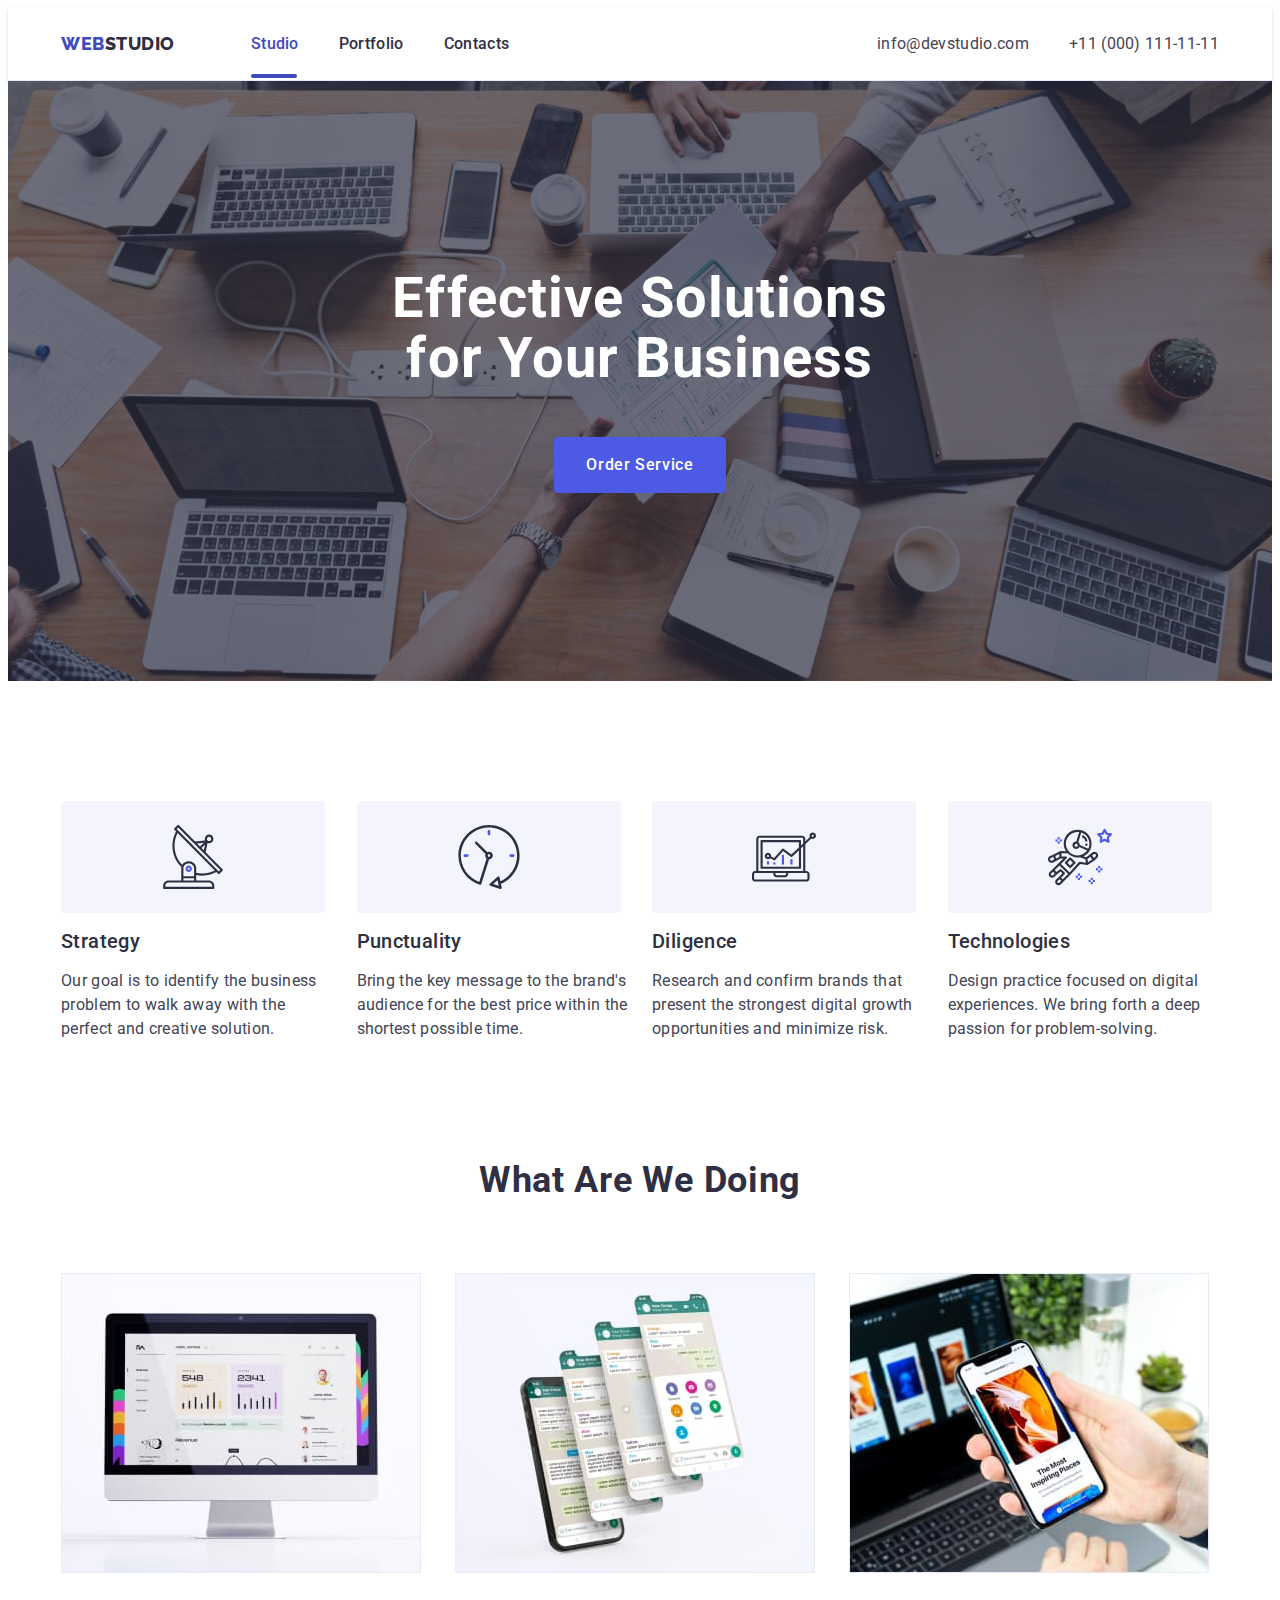
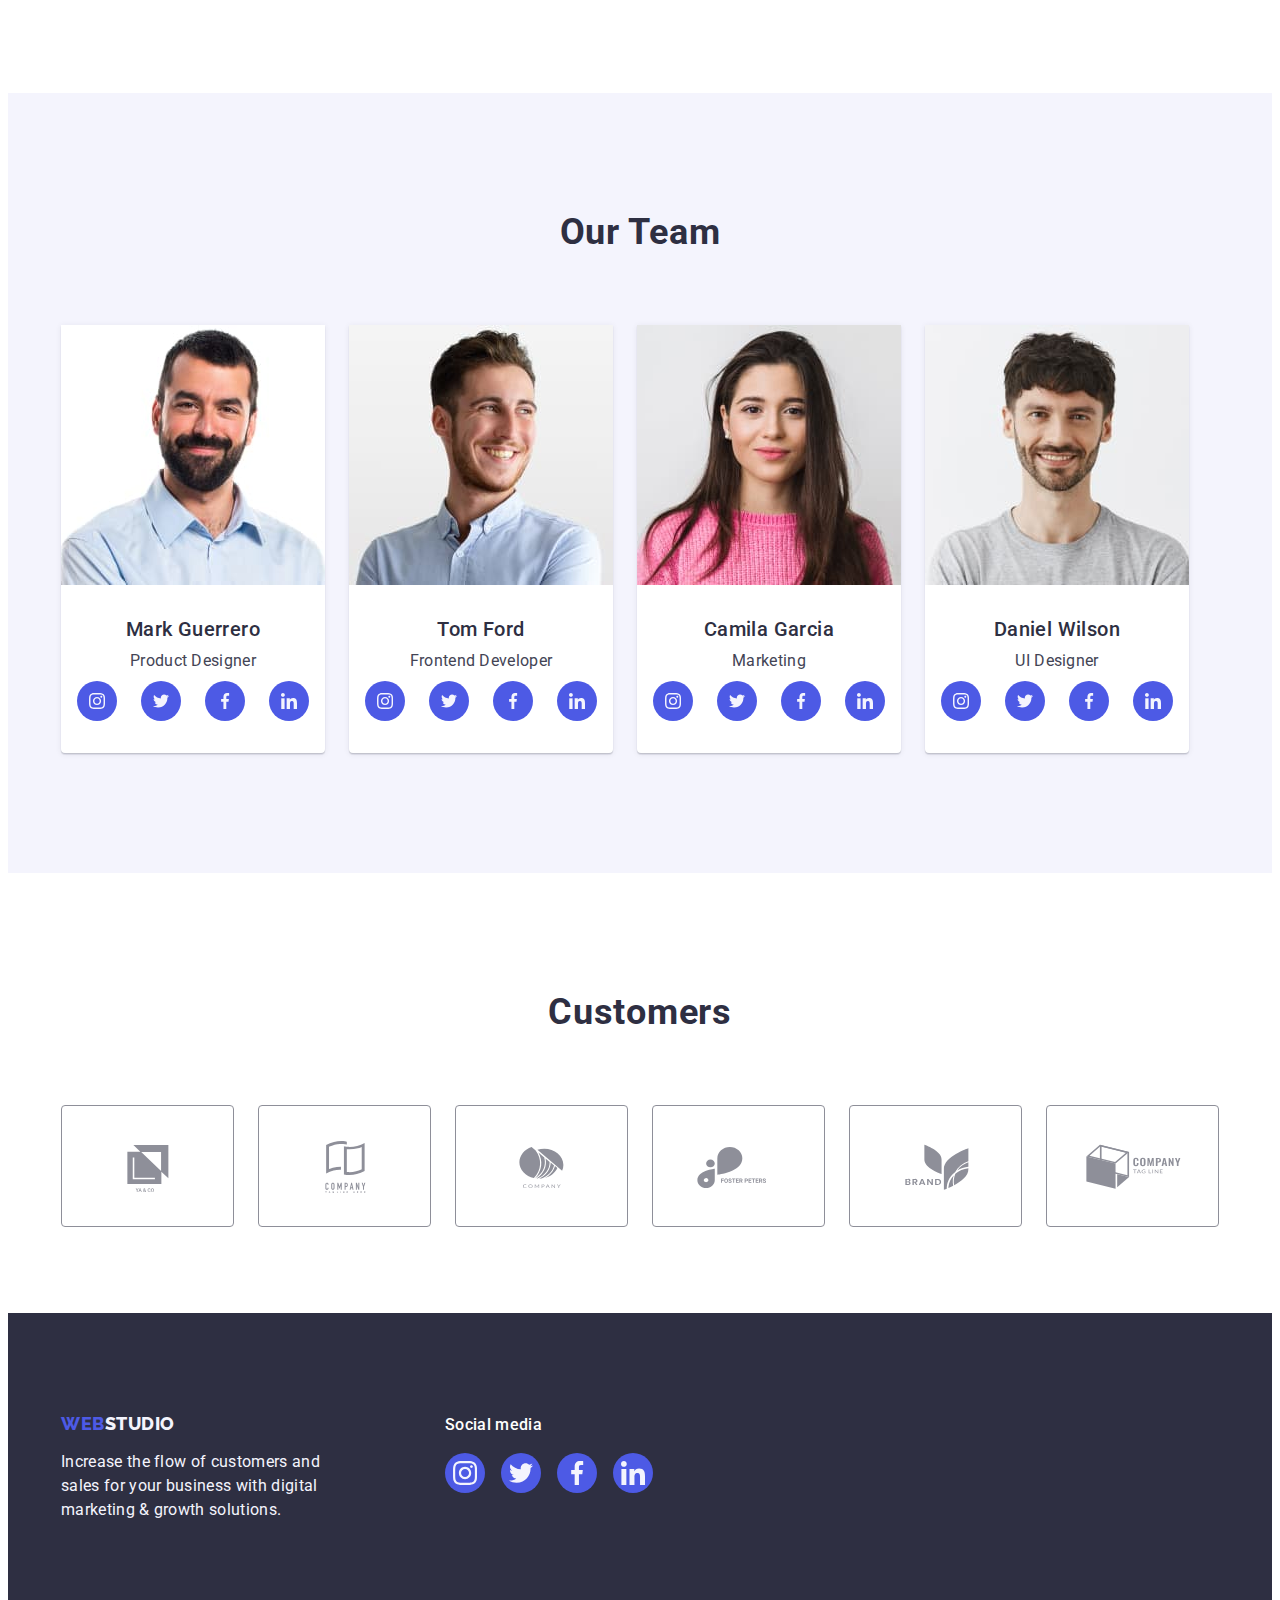
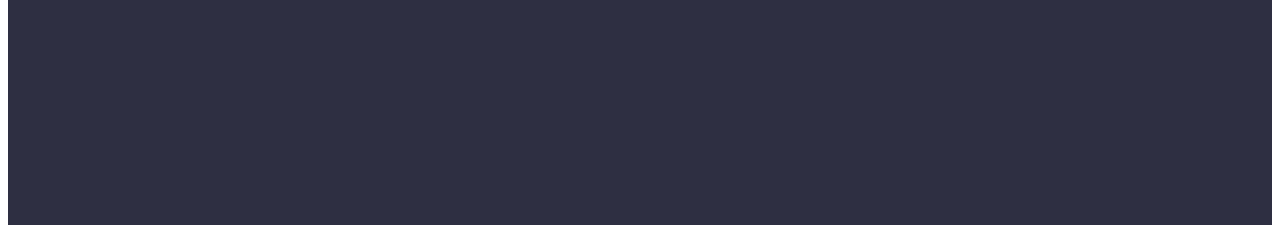
<file: index.html>
<!DOCTYPE html>
<html lang="en">
<head>
   <meta charset="UTF-8">
   <meta name="viewport" content="width=device-width, initial-scale=1.0">
   <link rel="preconnect" href="https://fonts.googleapis.com">
   <link rel="preconnect" href="https://fonts.gstatic.com" crossorigin>
   <link href="https://fonts.googleapis.com/css2?family=Raleway:wght@800&family=Roboto:wght@400;500;700;900&display=swap" rel="stylesheet">
   <link rel="stylesheet" href="https://cdnjs.cloudflare.com/ajax/libs/modern-normalize/2.0.0/modern-normalize.min.css" integrity="sha512-4xo8blKMVCiXpTaLzQSLSw3KFOVPWhm/TRtuPVc4WG6kUgjH6J03IBuG7JZPkcWMxJ5huwaBpOpnwYElP/m6wg==" crossorigin="anonymous" referrerpolicy="no-referrer" />
   <link rel="stylesheet" href="./css/styles.css">
   <title>WebStudio</title>
</head>
<body>
   <header class="header">
         <div class="container">
            <nav class="header__nav">
               <a class="link" href="./index.html">Web<span>Studio</span></a>
               <ul class="list">
                  <li class="list__block link">
                     <a class="rows link current-index" href="./index.html">Studio</a>
                  </li>
                  <li class="list__block link">
                     <a class="rows link" href="./portfolio.html">Portfolio</a>
                  </li>
                  <li class="list__block link">
                     <a class="rows link" href="">Contacts</a>
                  </li>
               </ul>
            </nav>
            <address class="header__contacts">
               <ul class="list">
                  <li class="list padding">
                     <a class="list link" href="mailto:info@devstudio.com">info@devstudio.com</a>
                  </li>
                  <li class="list padding">
                     <a class="list link" href="tel:+110001111111">+11 (000) 111-11-11</a>
                  </li>
               </ul>
            </address>
         </div>
   </header>
   <main>
      <section class="section main">
            <div class="container">
               <h1 class="main__title">Effective Solutions
                  for Your Business</h1>
               <button type="button" class="main__button" data-modal-open>Order Service</button>
            </div>
      </section>

      <section class="section list">
         <div class="container">
            <h2 class="visually-hidden">a</h2>
            <ul class="list">
               <li class="list item">
                  <div class="list-logo">
                     <svg width="64" height="64" class="icon icon-antenna"><use href="./images/icons.svg#icon-antenna"></use></svg>
                  </div>
                  <h3 class="list__title">Strategy</h3>
                  <p class="list__descr">Our goal is to identify the business
                     problem to walk away with the perfect and creative solution. </p>
               </li>
               <li class="list item">
                  <div class="list-logo">
                     <svg width="64" height="64" class="icon icon-clock"><use href="./images/icons.svg#icon-clock"></use></svg>
                  </div>
                  <h3 class="list__title">Punctuality</h3>
                  <p class="list__descr">Bring the key message to the brand's audience for the best price within the shortest possible time.</p>
               </li>
               <li class="list item">
                  <div class="list-logo">
                     <svg width="64" height="64" class="icon icon-diagram"><use href="./images/icons.svg#icon-diagram"></use></svg>
                  </div>
                  <h3 class="list__title">Diligence</h3>
                  <p class="list__descr">Research and confirm brands that present the strongest digital growth opportunities and minimize risk.</p>
               </li>
               <li class="list item">
                  <div class="list-logo">
                     <svg width="64" height="64" class="icon icon-astronaut"><use href="./images/icons.svg#icon-astronaut"></use></svg>
                  </div>
                  <h3 class="list__title">Technologies</h3>
                  <p class="list__descr">Design practice focused on digital experiences. We bring forth a deep passion for problem-solving.</p>
               </li>
            </ul>
         </div>
      </section>

      <section class="section what">
            <div class="container">
                  <h2 class="what__title">What are we doing</h2>
                  <ul class="list">
                  <li class="list what">
                     <img width="360" src="./images/what/img_1.jpg" alt="PC" class="what__picture">
                  </li>
                  <li class="list what">
                     <img width="360" src="./images/what/img_2.jpg" alt="Mobile" class="what__picture">
                  </li>
                  <li class="list what">
                     <img width="360" src="./images/what/img_3.jpg" alt="Mobile in hand" class="what__picture">
                  </li>
               </ul>
            </div>
      </section>

      <section class="section team">
            <div class="container">
               <h2 class="team__title">Our Team</h2>
               <ul class="list">
                  <li class="team__item">
                     <img width="264" src="./images/team/mark.jpg" alt="Mark">
                     <div class="team__subitem">
                        <h3 class="list__title">Mark Guerrero</h3>
                        <p class="list__descr team-descr">Product Designer</p>
                        <ul class="team-icons">
                           <li class="team-icons svg">
                              <a href="" class="team-icons svg-link team">
                                 <svg width="16" height="16" class="icon icon"><use href="./images/icons.svg#icon-instagram"></use></svg>
                              </a>
                              
                           </li>
                           <li class="team-icons svg">
                              <a href="" class="team-icons svg-link team">
                                 <svg width="16" height="16" class="icon icon"><use href="./images/icons.svg#icon-twitter"></use></svg>
                              </a>
                           </li>
                           <li class="team-icons svg">
                              <a href="" class="team-icons svg-link team">
                                 <svg width="16" height="16" class="icon icon"><use href="./images/icons.svg#icon-facebook"></use></svg>
                              </a>
                              
                           </li>
                           <li class="team-icons svg">
                              <a href="" class="team-icons svg-link team">
                                 <svg width="16" height="16" class="icon icon"><use href="./images/icons.svg#icon-linkedin"></use></svg>
                              </a>
                              
                           </li>
                        </ul>
                     </div> 
                  </li>
                  <li class="team__item">
                     <img width="264" src="./images/team/tom.jpg" alt="Tom">
                     <div class="team__subitem">
                        <h3 class="list__title">Tom Ford</h3>
                        <p class="list__descr team-descr">Frontend Developer</p>
                        <ul class="team-icons">
                           <li class="team-icons svg">
                              <a href="" class="team-icons svg-link team">
                                 <svg width="16" height="16" class="icon icon"><use href="./images/icons.svg#icon-instagram"></use></svg>
                              </a>
                              
                           </li>
                           <li class="team-icons svg">
                              <a href="" class="team-icons svg-link team">
                                 <svg width="16" height="16" class="icon icon"><use href="./images/icons.svg#icon-twitter"></use></svg>
                              </a>
                              
                           </li>
                           <li class="team-icons svg">
                              <a href="" class="team-icons svg-link team">
                                 <svg width="16" height="16" class="icon icon"><use href="./images/icons.svg#icon-facebook"></use></svg>
                              </a>
                              
                           </li>
                           <li class="team-icons svg">
                              <a href="" class="team-icons svg-link team">
                                 <svg width="16" height="16" class="icon icon"><use href="./images/icons.svg#icon-linkedin"></use></svg>
                              </a>
                              
                           </li>
                        </ul> 
                     </div>
                  </li>
                  <li class="team__item">
                     <img width="264" src="./images/team/camila.jpg" alt="Camila">
                     <div class="team__subitem">
                        <h3 class="list__title">Camila Garcia</h3>
                        <p class="list__descr team-descr">Marketing</p>
                        <ul class="team-icons">
                           <li class="team-icons svg">
                              <a href="" class="team-icons svg-link team">
                                 <svg width="16" height="16" class="icon icon"><use href="./images/icons.svg#icon-instagram"></use></svg>
                              </a>
                              
                           </li>
                           <li class="team-icons svg">
                              <a href="" class="team-icons svg-link team">
                                 <svg width="16" height="16" class="icon icon"><use href="./images/icons.svg#icon-twitter"></use></svg>
                              </a>
                              
                           </li>
                           <li class="team-icons svg">
                              <a href="" class="team-icons svg-link team">
                                 <svg width="16" height="16" class="icon icon"><use href="./images/icons.svg#icon-facebook"></use></svg>
                              </a>
                              
                           </li>
                           <li class="team-icons svg">
                              <a href="" class="team-icons svg-link team">
                                 <svg width="16" height="16" class="icon icon"><use href="./images/icons.svg#icon-linkedin"></use></svg>
                              </a>
                              
                           </li>
                        </ul> 
                     </div>
                  </li>
                  <li class="team__item">
                     <img width="264" src="./images/team/daniel.jpg" alt="Daniel">
                     <div class="team__subitem">
                        <h3 class="list__title">Daniel Wilson</h3>
                        <p class="list__descr team-descr">UI Designer</p>
                        <ul class="team-icons">
                           <li class="team-icons svg">
                              <a href="" class="team-icons svg-link team">
                                 <svg width="16" height="16" class="icon icon"><use href="./images/icons.svg#icon-instagram"></use></svg>
                              </a>
                              
                           </li>
                           <li class="team-icons svg">
                              <a href="" class="team-icons svg-link team">
                                 <svg width="16" height="16" class="icon icon"><use href="./images/icons.svg#icon-twitter"></use></svg>
                              </a>
                              
                           </li>
                           <li class="team-icons svg">
                              <a href="" class="team-icons svg-link team">
                                 <svg width="16" height="16" class="icon icon"><use href="./images/icons.svg#icon-facebook"></use></svg>
                              </a>
                              
                           </li>
                           <li class="team-icons svg">
                              <a href="" class="team-icons svg-link team">
                                 <svg width="16" height="16" class="icon icon"><use href="./images/icons.svg#icon-linkedin"></use></svg>
                              </a>
                              
                           </li>
                        </ul>
                     </div> 
                  </li>
               </ul>
            </div>
      </section>

      <section class="section customers">
         <div class="container">
            <h2 class="customers-title">Customers</h2>
            <ul class="customers-list">
               <li class="customers-item">
                  <a href="" class="customers-item site">
                     <svg width="104" height="56" class="customers-icon">
                        <use href="./images/icons.svg#icon-customers-0"></use>
                     </svg>
                  </a>
               </li>
               <li class="customers-item">
                  <a href="" class="customers-item site">
                     <svg width="104" height="56" class="customers-icon">
                        <use href="./images/icons.svg#icon-customers-1"></use>
                     </svg>
                  </a>
               </li>
               <li class="customers-item">
                  <a href="" class="customers-item site">
                     <svg width="104" height="56" class="customers-icon">
                        <use href="./images/icons.svg#icon-customers-2"></use></svg>
                  </a>
               </li>
               <li class="customers-item">
                  <a href="" class="customers-item site">
                     <svg width="104" height="56" class="customers-icon">
                        <use href="./images/icons.svg#icon-customers-3"></use></svg>
                  </a>
               </li>
               <li class="customers-item">
                  <a href="" class="customers-item site">
                     <svg width="104" height="56" class="customers-icon">
                        <use href="./images/icons.svg#icon-customers-4"></use></svg>
                  </a>
               </li>
               <li class="customers-item">
                  <a href="" class="customers-item site">
                     <svg width="104" height="56" class="customers-icon">
                        <use href="./images/icons.svg#icon-customers-5"></use></svg>
                  </a>
               </li>
            </ul>
         </div>
      </section>
   </main>

   <footer class="footer">
         <div class="container footer-box">
                  <div class="footer-title">
                     <a class="footer__link link" href="./index.html">Web<span class="link__span">Studio</span></a>
                     <p class="footer__descr">Increase the flow of customers and sales for your business with digital marketing & growth solutions.</p>
                  </div>
                  <div class="social-links-box">
                        <p class="links-title">Social media</p>
                     <ul class="list-box">
                        <li class="team-icons svg">
                           <a href="" class="team-icons svg-link">
                              <svg width="24" height="24" class="icon icon-footer"><use href="./images/icons.svg#icon-instagram"></use></svg>
                           </a>
                        </li>
                        <li class="team-icons svg">
                           <a href="" class="team-icons svg-link">
                              <svg width="24" height="24" class="icon icon-footer"><use href="./images/icons.svg#icon-twitter"></use></svg>
                           </a>
                        </li>
                        <li class="team-icons svg">
                           <a href="" class="team-icons svg-link">
                              <svg width="24" height="24" class="icon icon-footer"><use href="./images/icons.svg#icon-facebook"></use></svg>
                           </a>
                        </li>
                        <li class="team-icons svg">
                           <a href="" class="team-icons svg-link">
                              <svg width="24" height="24" class="icon icon-footer"><use href="./images/icons.svg#icon-linkedin"></use></svg>
                           </a>
                        </li>
                        </ul>
                  </div>
         </div>
   </footer>
   <div class="modal is-hidden" data-modal>
      <div class="modal-open">
         <button type="button" class="close-modal" data-modal-close>
            <svg width="8" height="8" class="icon-close-modal">
                  <use href="./images/icons.svg#icon-icon-close"></use>
            </svg>
         </button>
      </div>
   </div>
   <script src="./js/modal.js"></script>
</body>
</html>
</file>
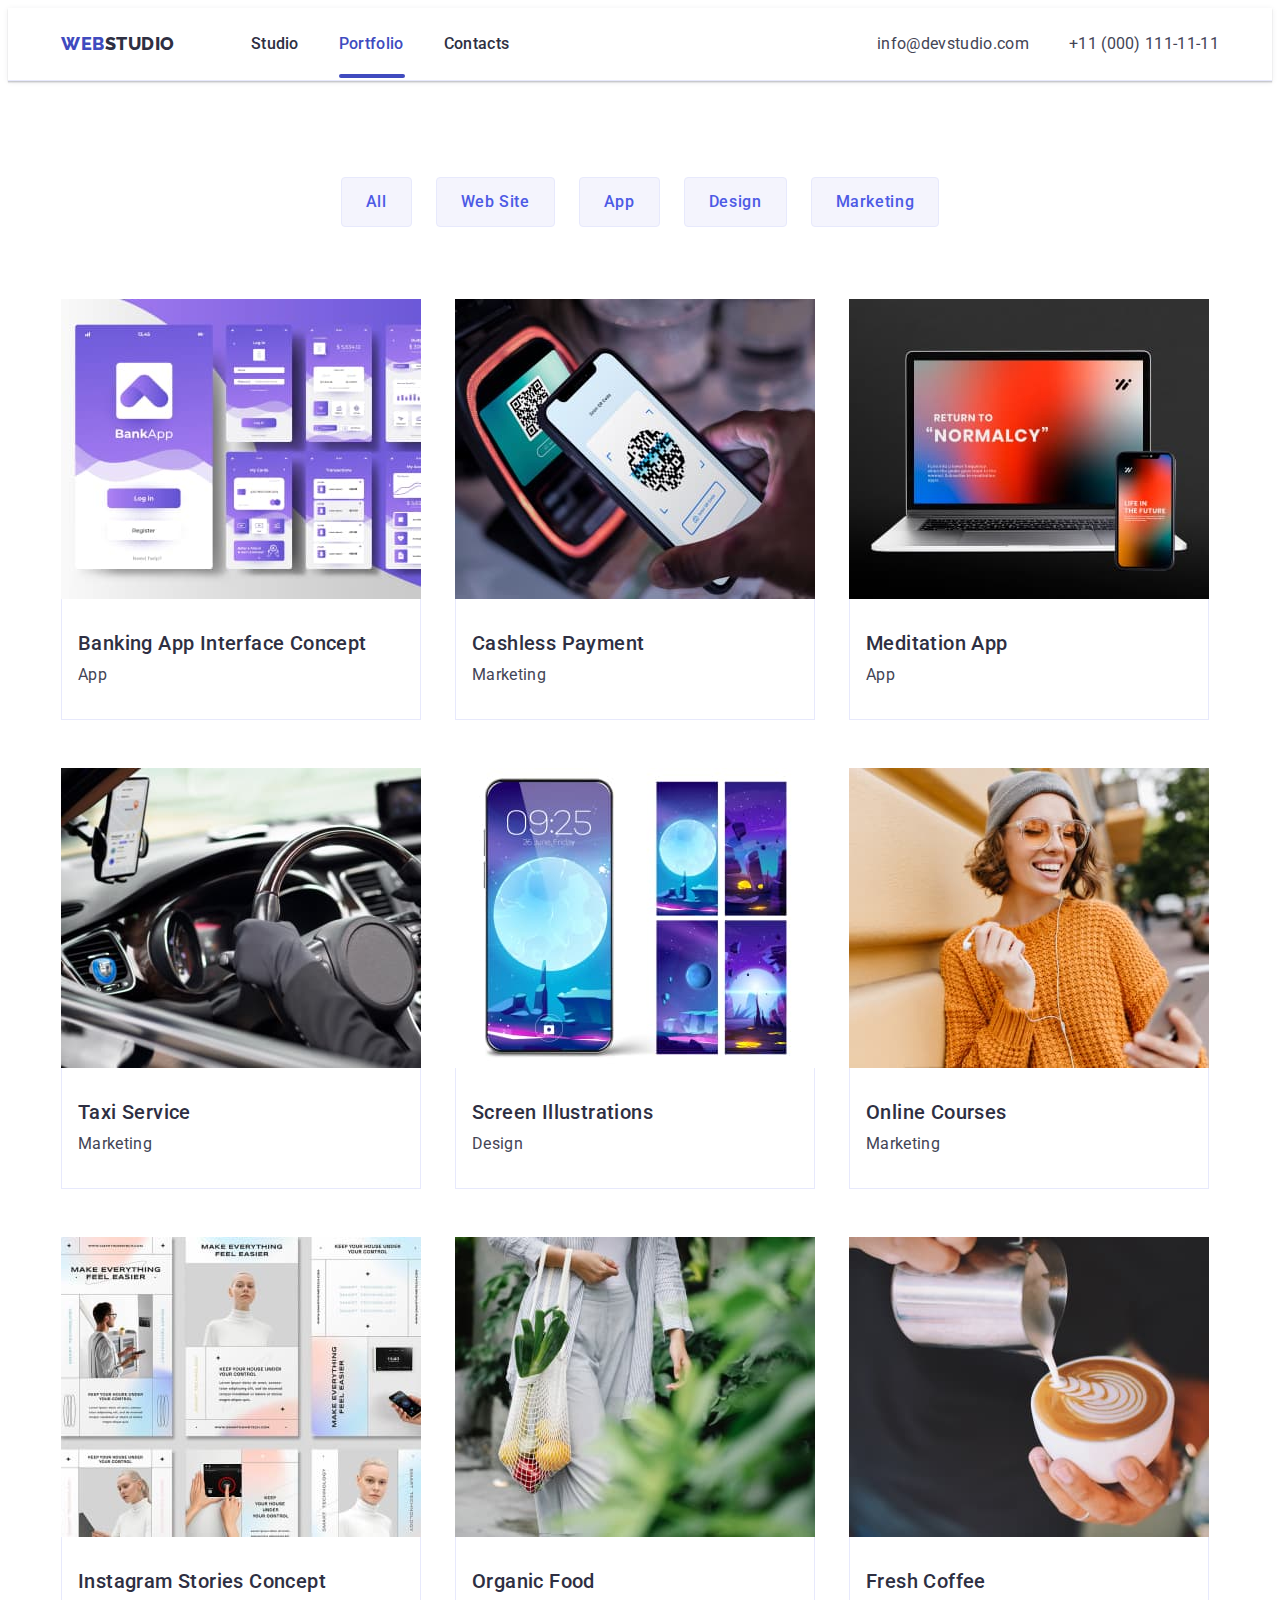
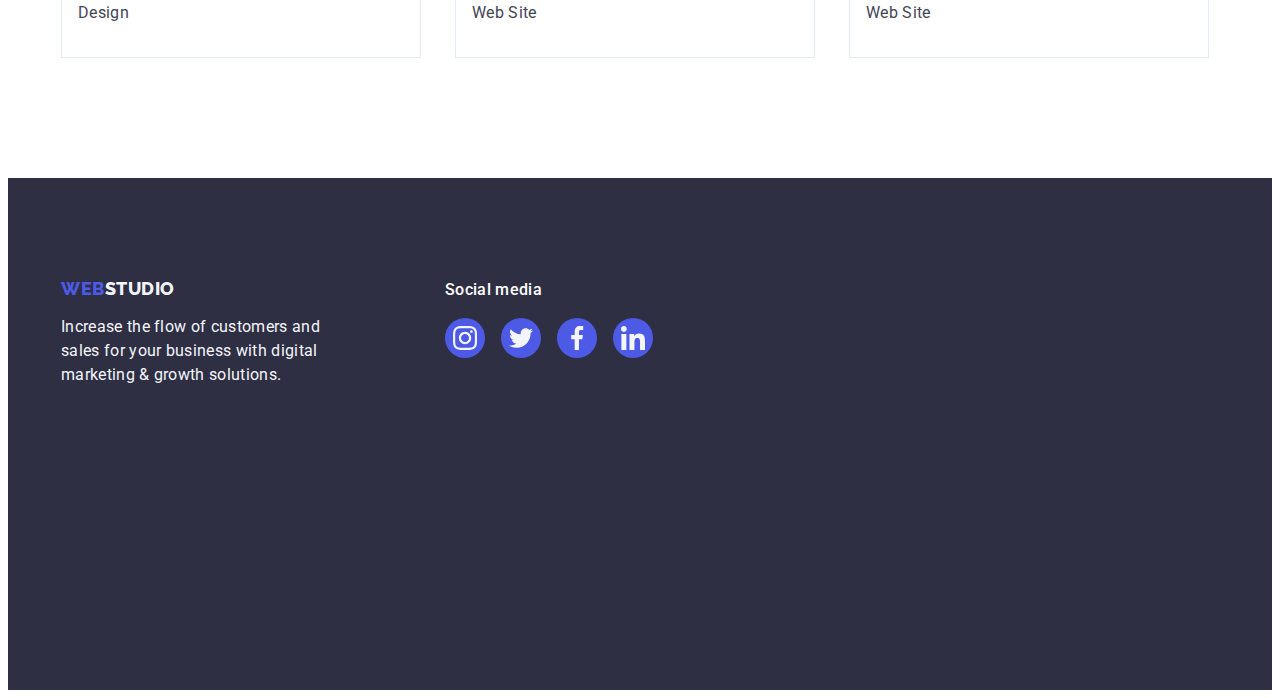
<file: portfolio.html>
<!DOCTYPE html>
<html lang="en">
<head>
   <meta charset="UTF-8">
   <meta name="viewport" content="width=device-width, initial-scale=1.0">
   <link rel="preconnect" href="https://fonts.googleapis.com">
   <link rel="preconnect" href="https://fonts.gstatic.com" crossorigin>
   <link href="https://fonts.googleapis.com/css2?family=Raleway:wght@800&family=Roboto:wght@400;500;700;900&display=swap" rel="stylesheet">
   <link rel="stylesheet" href="https://cdnjs.cloudflare.com/ajax/libs/modern-normalize/2.0.0/modern-normalize.min.css" integrity="sha512-4xo8blKMVCiXpTaLzQSLSw3KFOVPWhm/TRtuPVc4WG6kUgjH6J03IBuG7JZPkcWMxJ5huwaBpOpnwYElP/m6wg==" crossorigin="anonymous" referrerpolicy="no-referrer" />
   <link rel="stylesheet" href="./css/styles.css">
   <title>Portfolio</title>
</head>
<body>
   <header class="header">
      <div class="container">
         <nav class="header__nav">
            <a href="./portfolio.html" class="link">Web<span class="header__span">Studio</span></a>
            <ul class="list">
               <li class="list__block link">
                  <a href="./index.html" class="rows link">Studio</a>
               </li>
               <li class="list__block link">
                  <a href="./portfolio.html" class="rows link current-portfolio">Portfolio</a>
               </li>
               <li class="list__block link">
                  <a href="" class="rows link">Contacts</a>
               </li>
            </ul>
         </nav>
         <address class="header__contacts">
            <ul class="list">
               <li>
                  <a class="list link" href="mailto:info@devstudio.com">info@devstudio.com</a>
               </li>
               <li>
                  <a class="list link" href="tel:+110001111111">+11 (000) 111-11-11</a>
               </li>
            </ul>
         </address>
      </div>
   </header>
   <main>
      <section class="section categories">
         <div class="container">
            <h1 class="visually-hidden">abc</h1>
            <ul class="list first">
               <li>
                  <button class="categories__btn" type="button">All</button>
               </li>
               <li>
                  <button class="categories__btn" type="button">Web Site</button>
               </li>
               <li>
                  <button class="categories__btn" type="button">App</button>
               </li>
               <li>
                  <button class="categories__btn" type="button">Design</button>
               </li>
               <li>
                  <button class="categories__btn" type="button">Marketing</button>
               </li>
            </ul>
            <ul class="list second">
               <li class="list width">
                  <a class="link second-link" href="">
                     <div class="box-overlay">
                        <img width="360" height="300" src="./images/portfolio/img1.jpg" alt="Banking App Interface Concept">
                        <p class="paragraph overlay">14 Stylish and User-Friendly App Design Concepts · Task Manager App · Calorie Tracker App · Exotic Fruit Ecommerce App · Cloud Storage App</p>
                     </div>
                     <div class="link__border">
                        <h2 class="link__title">Banking App Interface Concept</h2>
                        <p class="link__descr">App</p>
                     </div>
                  </a>
               </li>
               <li class="list width">
                  <a href="" class="link second-link">
                     <div class="box-overlay">
                        <img width="360" height="300" src="./images/portfolio/img2.jpg" alt="Cashless Payment">
                        <p class="paragraph overlay">14 Stylish and User-Friendly App Design Concepts · Task Manager App · Calorie Tracker App · Exotic Fruit Ecommerce App · Cloud Storage App</p>
                     </div>
                     <div class="link__border">
                        <h2 class="link__title">Cashless Payment</h2>
                     <p class="link__descr">Marketing</p>
                     </div>
                  </a>
               </li>
               <li class="list width">
                  <a href="" class="link second-link">
                     <div class="box-overlay">
                        <img width="360" height="300" src="./images/portfolio/img3.jpg" alt="Meditation App">
                        <p class="paragraph overlay">14 Stylish and User-Friendly App Design Concepts · Task Manager App · Calorie Tracker App · Exotic Fruit Ecommerce App · Cloud Storage App</p>
                     </div>
                     <div class="link__border">
                        <h2 class="link__title">Meditation App</h2>
                     <p class="link__descr">App</p>
                     </div>
                  </a>
               </li>
               <li class="list width">
                  <a href="" class="link second-link">
                     <div class="box-overlay">
                        <img width="360" height="300" src="./images/portfolio/img4.jpg" alt="Taxi Service">
                        <p class="paragraph overlay">14 Stylish and User-Friendly App Design Concepts · Task Manager App · Calorie Tracker App · Exotic Fruit Ecommerce App · Cloud Storage App</p>
                     </div>
                     <div class="link__border">
                        <h2 class="link__title">Taxi Service</h2>
                     <p class="link__descr">Marketing</p>
                     </div>
                  </a>
               </li>
               <li class="list width">
                  <a href="" class="link second-link">
                     <div class="box-overlay">
                        <img width="360" height="300" src="./images/portfolio/img5.jpg" alt="Screen Illustrations">
                        <p class="paragraph overlay">14 Stylish and User-Friendly App Design Concepts · Task Manager App · Calorie Tracker App · Exotic Fruit Ecommerce App · Cloud Storage App</p>
                     </div>
                     <div class="link__border">
                        <h2 class="link__title">Screen Illustrations</h2>
                     <p class="link__descr">Design</p>
                     </div>
                  </a>
               </li>
               <li class="list width">
                  <a href="" class="link second-link">
                     <div class="box-overlay">
                        <img width="360" height="300" src="./images/portfolio/img6.jpg" alt="Online Courses">
                        <p class="paragraph overlay">14 Stylish and User-Friendly App Design Concepts · Task Manager App · Calorie Tracker App · Exotic Fruit Ecommerce App · Cloud Storage App</p>
                     </div>
                     <div class="link__border">
                        <h2 class="link__title">Online Courses</h2>
                     <p class="link__descr">Marketing</p>
                     </div>
                  </a>
               </li>
               <li class="list width">
                  <a class="link second-link" href="">
                     <div class="box-overlay">
                        <img width="360" height="300" src="./images/portfolio/img7.jpg" alt="Instagram Stories Concept">
                        <p class="paragraph overlay">14 Stylish and User-Friendly App Design Concepts · Task Manager App · Calorie Tracker App · Exotic Fruit Ecommerce App · Cloud Storage App</p>
                     </div>
                     <div class="link__border">
                        <h2 class="link__title">Instagram Stories Concept</h2>
                     <p class="link__descr">Design</p>
                     </div>
                  </a>
               </li>
               <li class="list width">
                  <a class="link second-link" href="">
                     <div class="box-overlay">
                        <img width="360" height="300" src="./images/portfolio/img8.jpg" alt="Organic Food">
                        <p class="paragraph overlay">14 Stylish and User-Friendly App Design Concepts · Task Manager App · Calorie Tracker App · Exotic Fruit Ecommerce App · Cloud Storage App</p>
                     </div>
                     <div class="link__border">
                        <h2 class="link__title">Organic Food</h2>
                        <p class="link__descr">Web Site</p>
                     </div>
                  </a>
               </li>
               <li class="list width">
                  <a class="link second-link" href="">
                     <div class="box-overlay">
                        <img width="360" height="300" src="./images/portfolio/img9.jpg" alt="Fresh Coffee">
                        <p class="paragraph overlay">14 Stylish and User-Friendly App Design Concepts · Task Manager App · Calorie Tracker App · Exotic Fruit Ecommerce App · Cloud Storage App</p>
                     </div>
                     <div class="link__border">
                        <h2 class="link__title">Fresh Coffee</h2>
                     <p class="link__descr">Web Site</p>
                     </div>
                  </a>
               </li>
            </ul>
         </div>
      </section>
   </main>
   <footer class="footer">
      <div class="container footer-box">
         <div class="footer-title">
            <a href="./portfolio.html" class="footer__link link">Web<span class="link__span">Studio</span></a>
            <p class="footer__descr">Increase the flow of customers and sales for your business with digital marketing & growth solutions.</p>
         </div>
         <div class="social-links-box">
            <p class="links-title">Social media</p>
         <ul class="list-box">
            <li class="team-icons svg">
               <a href="" class="team-icons svg-link">
                  <svg width="24" height="24" class="icon icon-footer"><use href="./images/icons.svg#icon-instagram"></use></svg>
               </a>
            </li>
            <li class="team-icons svg">
               <a href="" class="team-icons svg-link">
                  <svg width="24" height="24" class="icon icon-footer"><use href="./images/icons.svg#icon-twitter"></use></svg>
               </a>
            </li>
            <li class="team-icons svg">
               <a href="" class="team-icons svg-link">
                  <svg width="24" height="24" class="icon icon-footer"><use href="./images/icons.svg#icon-facebook"></use></svg>
               </a>
            </li>
            <li class="team-icons svg">
               <a href="" class="team-icons svg-link">
                  <svg width="24" height="24" class="icon icon-footer"><use href="./images/icons.svg#icon-linkedin"></use></svg>
               </a>
            </li>
            </ul>
      </div>
      </div>
   </footer>
   <script src="./js/modal.js"></script>
</body>
</html>
</file>
<file: css/styles.css>
.container {
   width: 1158px;
   margin: 0 auto;
   padding: 0 15px;
}
:root {
   --cloud: #f4f4fd;
   --cornflower: #e7e9fc;
   --iris: #4d5ae5;
   --navyblue: #2E2F42;
   --ocean: #404BBF;
   --slate: #434455;
   --white: #FFFFFF;
   --lightslate: #8E8F99;
   --green: #31d0aa;
}
h1, h2, h3, h4, h5, h6 {
   margin: 0;
}
p {
   margin: 0;
}
ul {
   margin: 0;
   padding-left: 0;
}

img {
   display: block;
   max-width: 100%;
}

.visually-hidden {
   position: absolute;
   width: 1px;
   height: 1px;
   margin: -1px;
   border: 0;
   padding: 0;
   white-space: nowrap;
   clip-path: inset(100%);
   clip: rect(0 0 0 0);
   overflow: hidden;
   }
body {
   font-family: "Roboto", sans-serif;
   list-style-type: none;
   color: var(--slate);
   background-color: var(--white);
}
.header {
   border-bottom: 1px solid var(--cornflower);
   box-shadow: 0px 2px 1px rgba(46, 47, 66, 0.08), 0px 1px 1px rgba(46, 47, 66, 0.16), 0px 1px 6px rgba(46, 47, 66, 0.08);
}

.header .container {
   display: flex;
   justify-content: space-between;
   align-items: center;
   margin-right: 332px;
   margin: 0 auto;
   padding: 0 15px;
   
}
.header__contacts {
}

.header__nav .list {
   list-style-type: none;
   display: flex;
   justify-content: space-between;
   align-items: center;
   gap: 40px; 
   position: relative;
}

.header__nav {
   display: flex;
   justify-content: space-between;
   align-items: center;
   /* gap: 76px; */
}

.header__contacts .list {
   display: flex;
   justify-content: space-between;
   transition: color 250ms cubic-bezier(0.4, 0, 0.2, 1);
   gap: 40px;
}
.header__nav .link {
   margin-right: 76px;
   position: relative;
   color: #404bbf;
}
.list__block.link {
   margin-right: 0;
   padding-top: 24px;
   padding-bottom: 24px;
}

.link__s {
   margin-right: 0;
}
.link__rows a:hover {
   color: var(--ocean);
}
.link__rows a:focus {
   color: var(--ocean);
}
.rows.link {
   margin-right: 0;
   color:  #404bbf;
   transition: color 250ms cubic-bezier(0.4, 0, 0.2, 1);
   /* padding: 24px 0; */
}

.section.list {
   padding: 120px 0;
}
.link {
   text-transform: uppercase;
   text-decoration: none;
   font-weight: 800;
   color: var(--navyblue);
   line-height: 1.17;
   line-height: 0.03em;
   font-size: 18px;
   font-family: "Raleway", sans-serif;
}
.link span {
   color: var(--iris);
}

.header__categories {
   list-style-type: none;

}
.header__contacts {
   font-style: normal;
   display: flex;
   align-items: center;
}
/* .section.main .container {
   height: 600px;
   padding: 188px 0;
   max-width: 1440px;
   background-repeat: no-repeat;
   background-position: center;
   background-size: cover;
   margin: 0 auto;
} */

.list a {
   color: var(--slate);
}
.link__rows.link {
   color: var(--navyblue);
   font-size: 16px;
   letter-spacing: 0.32px;
   font-weight: 500;
}
.header__categories a {
}

.list.link {
   font-family: "Roboto", sans-serif;
   font-size: 16px;
   line-height: 1.5;
   letter-spacing: 0.02em;
   font-style: normal;
   list-style-type: none;
   list-style: none; 
   text-transform: none;
   font-weight: 400;
}
.list.link a {
   font-size: 16px;
   line-height: 1.5;
   letter-spacing: 0.02em;
}
.list a {
   text-decoration: none;
   letter-spacing: 0.32px;
}
.section.main {
   padding: 188px 0px;
   background-image: linear-gradient(rgba(46, 47, 66, 0.7), rgba(46, 47, 66, 0.7)),
      url(../images/main_bg.jpg);
   background-repeat: no-repeat;
   background-position: center;
   background-size: cover;
   max-width: 1440px;
   margin: 0 auto;
}
.main__title {
   color: var(--white);
   font-size: 56px;
   line-height: 1.07;
   letter-spacing: 0.02em;
   max-width: 496px;
   text-align: center;
   flex-shrink: 0;
   margin: 0 auto;
   margin-bottom: 48px;
}
.main__button {
   font-family: "Roboto", sans-serif;
   color: #fff;
   background-color: #4D5AE5;
   font-size: 16px;
   font-weight: 500;
   line-height: 1.5;
   letter-spacing: 0.64px;
   cursor: pointer;
   display: block;
   padding: 16px 32px;
   align-items: flex-start;
   gap: 10px;
   margin: 0 auto;
   border-radius: 4px;
   min-width: 169px;
   height: 56px;
   border: none;
   transition: background-color 250ms cubic-bezier(0.4, 0, 0.2, 1);
}
.main__button:hover,
.main__button:focus {
   border: 1px solid transparent;
}
.main__button:hover {
   background-color: var(--ocean);
}
.main__button:focus {
   background-color: var(--ocean);
}

.list-logo {
   display: flex;
   align-items: center;
   justify-content: center;
   width: 264px;
   height: 112px;
   background-color: #f4f4fd;
   border-radius: 4px;
   margin-bottom: 8px;
}

.section .container .list {
   display: flex;
   column-gap: 24px;
   row-gap: 8px;
}
/* .section.list .list {
   display: flex;
   column-gap: 24px;
   flex-direction: row;
   justify-content: space-between;
}
.section.list .list .item {
   display: flex;
   margin-right: 24px;
   flex-direction: column;
   width: calc((100% - 72px) / 4);
   gap: 8px;
   align-items:start;
} */
.section.list .list .item:last-child {
   margin-right: 0;
}
.list .item {
   display: flex;
   width: calc((100% - 72px) / 4);
   flex-direction: column;
   gap: 8px;
   align-items: start;
}
.section.what .list {
   display: flex;
   gap: 24px;
}
.list .what {
   width: calc((100% - 48px) / 3);
}
.list__items {
   list-style-type: none;
   letter-spacing: 0.24px;
}
.list.main {
   width: calc((100% - 72px) / 4);
}

.list__title {
   font-weight: 500;
   font-size: 20px;
   line-height: 1.2;
   letter-spacing: 0.02em;
   color: var(--navyblue);
}
.list__descr {
   line-height: 1.5;
   letter-spacing: 0.02em;
   color: var(--slate);
   font-weight: 400;
   text-align: left;
}

.section.what {
   padding-bottom: 120px;
}
.what__title {
   font-size: 36px;
   font-weight: 700;
   letter-spacing: 0.02em;
   color: var(--navyblue);
   text-transform: capitalize;
   text-align: center;
   line-height: 1.11;
   margin-bottom: 72px;
}
/* .section .what li {
   list-style-type: none;
} */
.section.team {
   background-color: #F4F4FD;
   padding: 120px 0;
}
.team__title {
   text-align: center;
   font-size: 36px;
   line-height: 1.11;
   letter-spacing: 0.02em;
   text-transform: capitalize;
   color: var(--navyblue);
   margin-bottom: 72px;
}
.team li {
   list-style-type: none;
}
.section.team {
   display: flex;
   justify-content: center;
   gap: 24px;
}
.section.team .list {
   display: flex;
}

.list__title {
   text-align: center;
   margin-bottom: 8px;
}
.team__subitem {
   padding: 32px 0;
}
.team__item {
   background-color: #fff;
   text-align: center;
   display: inline-flex;
   padding-bottom: 0px;
   flex-direction: column;
   justify-content: center;
   align-items: center;
   border-radius: 0px 0px 4px 4px;
   box-shadow: 0px 1px 6px rgba(46, 47, 66, 0.08), 0px 1px 1px rgba(46, 47, 66, 0.16), 0px 2px 1px rgba(46, 47, 66, 0.08);;

}
.team__subitem {
   padding: 32px 0;
}
.team-icons {
   display: flex;
   justify-content: center;
   gap: 24px;
}
.svg {
   width: 40px;
   height: 40px;
}

.svg svg {
   fill: var(--cloud);
}
.svg-link {
   width: 100%;
   height: 100%;
   background-color: var(--iris);
   border-radius: 50%;
   display: flex;
   align-items: center;
   justify-content: center;
   transition: background-color 250ms cubic-bezier(0.4, 0, 0.2, 1);
}
.svg-link.team:hover,
.svg-link.team:focus {
   background-color: #404bbf;
}
.svg-link:hover,
.svg-link:focus {
   background-color: var(--green);
}
.icon-footer {
   fill: var(--cloud);
}
.team-descr {
   text-align: center;
   padding-bottom: 8px;
}
.footer {
   color: #fff;
   background-color: #2E2F42;
   height: 312px;
   /* display: flex;
   flex-direction: column;
   justify-content: center; */
   padding: 100px 0;
}

.footer__descr {
   width: 264px;
}
.link {
   font-family: "Raleway", sans-serif;
   text-transform: uppercase;
   text-decoration: none;
   font-weight: 800;
   color: var(--iris);
   line-height: 1.17;
   letter-spacing: 0.03em;
   font-size: 18px;
}
.footer__text {
   color: var(--cloud);
}


.footer__descr {
   line-height: 1.5;
   color: var(--cloud);
   letter-spacing: 0.02em;
}

/* Portfolio HMTL */
.header__categories a:hover {
   color: var(--navyblue);
}
.link {
   font-family: "Raleway", sans-serif;
   line-height: 1.17;
   letter-spacing: 0.03em;
   color: var(--iris);
   text-decoration: none;
}
.link span {
   color: var(--navyblue);
}
.header_nav ul {
   text-decoration: none;
}
.header_nav a {
   text-decoration: none;
}
.span {
   color: var(--cloud);
}
.footer__text {
   color: var(--cloud);
}

.list {
   list-style-type: none;
   text-decoration: none;
   list-style:none;
   font-weight: 500;
   font-size: 16px;
   line-height: 1.5;
   letter-spacing: 0.02em;
   color: var(--navyblue);
}
.list a:hover {
   color: var(--ocean);
}
.list a:focus {
   color: var(--ocean);
}
.list__block {
   font-weight: 500;
   font-size: 16px;
   line-height: 1.5;
   letter-spacing: 0.02em;
   color: var(--navyblue);
}


.list__text {
   font-weight: 500;
   line-height: 1.5;
   letter-spacing: 0.02em;
   color: var(--navyblue);
}
.list__text span {
   color: var(--navyblue);
}

address {
   font-style: none;
}
address a:hover {
   color: var(--ocean);
}
address a:focus {
   color: var(--ocean);
}

.list_link {
   text-decoration: none;
   color: #434455;
   font-size: 16px;
   line-height: 1.5;
   letter-spacing: 0.02em;
}
.list__block a:hover {
   color: var(--ocean);
}
/* .categories ul {
   list-style-type: none;
} */
.header__categories a:hover {
   color: var(--ocean);
}
.header__categories a:focus {
   color: var(--ocean);
}
.categories {

}

.categories__btn {
   font-family: "Roboto", sans-serif;
   font-weight: 500;
   line-height: 1.5;
   letter-spacing: 0.04em;
   font-size: 16px;
   color: #4D5AE5;
   background-color: #F4F4FD;
   text-align: center;
   border: none;
   cursor: pointer;
   transition: color 250ms cubic-bezier(0.4, 0, 0.2, 1), background-color 250ms cubic-bezier(0.4, 0, 0.2, 1), border-color 250ms cubic-bezier(0.4, 0, 0.2, 1), box-shadow 250ms cubic-bezier(0.4, 0, 0.2, 1);
}

.categories__btn:hover {
   background-color: #404BBF;
   color: #ffffff;
   border: 1px solid transparent;
   box-shadow: 0px 3px 1px rgba(0, 0, 0, 0.1), 0px 2px 1px rgba(0, 0, 0, 0.08), 0px 2px 2px rgba(0, 0, 0, 0.12); ;
}
.categories__btn:focus {
   background-color: #404BBF;
   color: #ffffff;
   border: 1px solid transparent;
   box-shadow: 0px 3px 1px rgba(0, 0, 0, 0.1), 0px 2px 1px rgba(0, 0, 0, 0.08), 0px 2px 2px rgba(0, 0, 0, 0.12); 
}
.list ul {
   list-style-type: none;
}
.list__item {
   border: 1px solid #E7E9FC;
}
.link__title {
   font-family: "Roboto", sans-serif;
   text-transform: capitalize;
   font-weight: 500;
   font-size: 20px;
   line-height: 1.2;
   letter-spacing: 0.02em;
   color: var(--navyblue);
}
.link__descr {
   font-family: "Roboto", sans-serif;
   font-size: 16px;
   font-weight: 400;
   text-transform: none;
   line-height: 1.5;
   letter-spacing: 0.02em;
   color: var(--slate);

}
.footer__logo {
   font-family: "Raleway",sans-serif;
   font-weight: 800;
}
.footer__link.link {
   text-transform: uppercase;
   text-decoration: none;
   font-weight: 800;
   color: var(--iris);
   line-height: 1.17;
   letter-spacing: 0.03em;
   font-size: 18px;
   font-family: "Raleway", sans-serif;
   display: inline-block;
   margin-bottom: 16px;
}
.footer__link span {
   color: var(--cloud);
}
.rows.link {
   font-family: "Roboto", sans-serif;
   text-transform: none;
   font-size: 16px;
   font-weight: 500;
   line-height: 1.5;
   color: var(--navyblue);
   padding: 24px 0;
}

.section.categories {
   padding-top: 96px;
   padding-bottom: 120px;
}
.section.categories .list.first {
   display: flex;
   justify-content: center;
   align-items: flex-start;
   gap: 24px;
   margin-bottom: 72px;
}

.section.categories .categories__btn {
   padding: 12px 24px;
   border-radius: 4px;
   border: 1px solid var(--cornflower);
}
.section.categories .categories__btn:hover {
   border: 1px solid transparent;
}
.section.categories .categories__btn:focus {
   border: 1px solid transparent;
}
.section.categories .list.second {
   display: flex;
   flex-shrink: 0;
   flex-wrap: wrap;
   column-gap: 24px;
   row-gap: 48px;
}

.section.categories .link {
}

.list.second img {
}
.list.second .link__title {
   margin-bottom: 8px;
}
.link__descr {
}
.link__border {
   border-bottom: 1px solid var(--cornflower);
   border-right: 1px solid var(--cornflower);
   border-left: 1px solid var(--cornflower);
   padding: 32px 16px
}

.list.width {
   width: calc((100% - 48px) / 3);
}

.customers-title {
   text-align: center;
   font-family: "Roboto";
   font-size: 36px;
   font-style: normal;
   font-weight: 700;
   line-height: 1.11;
   letter-spacing: 0.02em;
   color: var(--navyblue);
   margin-bottom: 72px;
}
.customers-list {
   display: flex;
   gap: 24px;
}
.private {
   list-style-type: none;
}
.subitem {
   display: flex;
   flex-direction: column;
}
.section.customers {
   padding: 120px 0px;
}
.customers-item {
   display: flex;
}
.icon-instagram {
   fill: var(--cloud);
}
.icon-twitter {
   fill: var(--cloud);
}
.icon-facebook {
   fill: var(--cloud);
}
.icon-linkedin {
   fill: var(--cloud);
}
.current {
   position: relative;
   color: var(--ocean);
   transition: color 250ms cubic-bezier(0.4, 0, 0.2, 1);
}
.current-index::after {
   content: '';
   position: absolute;
   bottom: -1px;
   left: 0;
   width: 46px;
   height: 4px;
   border-radius: 2px;
   background-color: var(--ocean);
}
.customers-item {
   width: calc((100% - 120px) / 6);
   height: 88px;
}
.site {
      padding: 16px 32px;
      border-radius: 4px;
      border: 1px solid var(--lightslate);
      display: flex;
      align-items: center;
      justify-content: center;
      height: 100%;
      width: 100%;
      color: var(--lightslate);
      transition: border-color 250ms cubic-bezier(0.4, 0, 0.2, 1),
      color 250ms cubic-bezier(0.4, 0, 0.2, 1);
}
.site:hover,
.site:focus {
   border: 1px solid var(--ocean);
   color: var(--ocean);
}
.customers-icon {
   fill: currentColor;
}
.footer-box {
   display: flex;
   align-items: baseline;
}
.footer-title {
   margin-right: 120px;
}
.links-title {
   font-weight: 500;
   color: var(--white);
   margin-bottom: 16px;
   line-height: 1.5;
   letter-spacing: 0.02em;
}
.list-box {
   display: flex;
   gap: 16px;
}
.modal {
   position: fixed;
   top: 0;
   left: 0;
   width: 100%;
   height: 100%;
   background-color: rgba(46, 47, 66, 0.4);
   transition: opacity 250ms cubic-bezier(0.4, 0, 0.2, 1), visibility 250ms cubic-bezier(0.4, 0, 0.2, 1);

}
.is-hidden {
   visibility: hidden;
   opacity: 0;
   pointer-events: none;
}
.modal-open {
   position: absolute;
   top: 50%;
   left: 50%;
   width: 408px;
   min-height: 584px;
   background-color: #fcfcfc;
   box-shadow: 0px 1px 1px rgba(0, 0, 0, 0.14), 0px 1px 3px rgba(0, 0, 0, 0.12), 0px 2px 1px rgba(0, 0, 0, 0.2);
   border-radius: 4px;
   transform: translate(-50%, -50%) scale(1);
   transition: transform 250ms cubic-bezier(0.4, 0, 0.2, 1);

}
.close-modal {
   position: absolute;
   top: 24px;
   right: 24px;
   width: 24px;
   height: 24px;
   border-radius: 50%;
   display: flex;
   align-items: center;
   justify-content: center;
   background-color: #e7e9fc;
   border: 1px solid rgba(0, 0, 0, 0.1);
   padding: 0;
   cursor: pointer;
   transition: background-color 250ms cubic-bezier(0.4, 0, 0.2, 1), border 250ms cubic-bezier(0.4, 0, 0.2, 1);
}
.close-modal:hover,
.close-modal:focus {
   background-color: #404bbf;
   border: none;
   fill: #ffffff;

}
.icon-close-modal {
   transition: fill 250ms cubic-bezier(0.4, 0, 0.2, 1);
}
.icon-close-modal:hover,
.icon-close-modal:focus {
   fill: var(--white);
}
.rows.link.current-index {
   color: #404bbf;
}
.icon .icon {
   fill: var(--cloud);
}
.rows.link.current-portfolio {
   color: #404bbf;
}
.rows.link.current-portfolio::after {
   content: '';
   position: absolute;
   left: 0;
   bottom: -1px;
   height: 4px;
   background-color: var(--ocean);
   border-radius: 2px;
   width: 66px;
}
.second-link {
   transition: box-shadow 250ms cubic-bezier(0.4, 0, 0.2, 1);
}
.second-link:hover,
.second-link:focus {
   
   box-shadow:  0px 1px 6px rgba(46, 47, 66, 0.08), 0px 1px 1px rgba(46, 47, 66, 0.16), 0px 2px 1px rgba(46, 47, 66, 0.08);
}
.box-overlay {
   position: relative;
   overflow: hidden;
}
.paragraph.overlay {
   font-family: 'Roboto';
   font-weight: 400;
   position: absolute;
   top: 0;
   font-size: 16px;
   line-height: 1.5;
   letter-spacing: 0.02em;
   color: var(--cloud);
   padding: 40px 32px;
   background-color: #4d5ae5;
   height: 100%;
   width: 100%;
   transform: translateY(100%);
   transition: transform 250ms cubic-bezier(0.4, 0, 0.2, 1);
}
.second-link:hover .overlay,
.second-link:focus .overlay {
   transform: translateY(0%);
}
.svg-link .footer {
   width: 100%;
   height: 100%;
   background-color: var(--iris);
   border-radius: 50%;
   display: flex;
   align-items: center;
   justify-content: center;
   transition: background-color 250ms cubic-bezier(0.4, 0, 0.2, 1);
}
</file>
